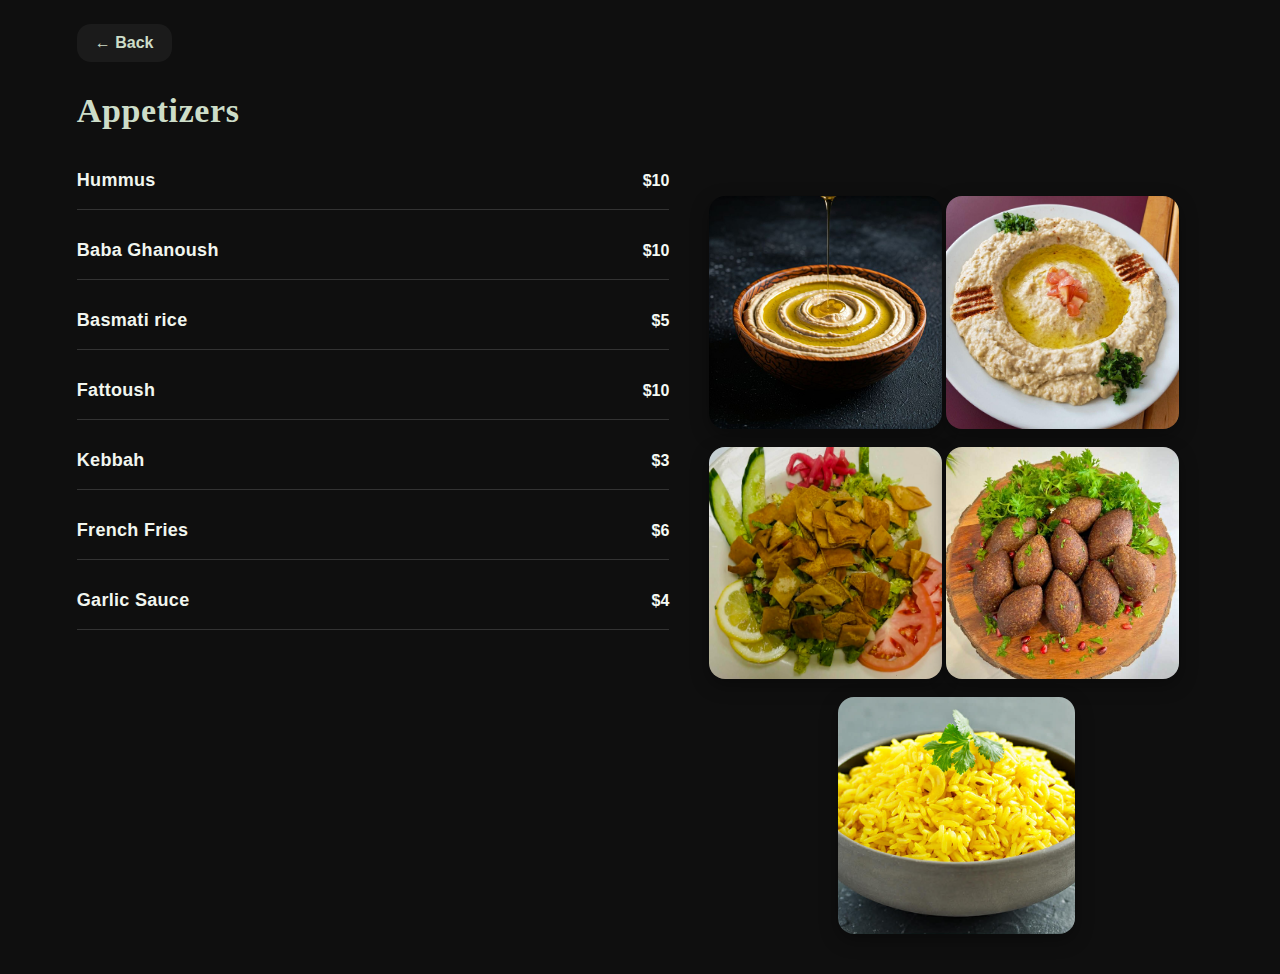
<file: Appetizers.html>
<!DOCTYPE html>
<html lang="en">
<head>
  <meta charset="UTF-8">
    <meta name ="viewport" content="width=device-width, initial-scale=1.0">
  <title>Appetizers | Ferris Shawarma</title>
  <link rel="stylesheet" href="style.css">
</head>

<body>

  <!-- Back Button -->
  <div class="back-container">
    <a href="menu.html" class="back-btn">← Back</a>
  </div>

  <!-- Page Title -->
  <h1 class="menu-title">Appetizers</h1>

  <!-- Appetizers Layout (same as Desserts & Veggie) -->
  <section class="desserts-layout">

    <!-- LEFT SIDE (TEXT) -->
    <div class="desserts-text">

      <div class="dessert-item">
        <div class="dessert-header">
          <span class="dessert-name">Hummus</span>
          <span class="dessert-price">$10</span>
        </div>
      </div>

      <div class="dessert-item">
        <div class="dessert-header">
          <span class="dessert-name">Baba Ghanoush</span>
          <span class="dessert-price">$10</span>
        </div>
      </div>
      
       <div class="dessert-item">
        <div class="dessert-header">
          <span class="dessert-name">Basmati rice </span>
          <span class="dessert-price">$5</span>
        </div>
      </div>

      <div class="dessert-item">
        <div class="dessert-header">
          <span class="dessert-name">Fattoush</span>
          <span class="dessert-price">$10</span>
        </div>
      </div>

      <div class="dessert-item">
        <div class="dessert-header">
          <span class="dessert-name">Kebbah</span>
          <span class="dessert-price">$3</span>
        </div>
      </div>

      <div class="dessert-item">
        <div class="dessert-header">
          <span class="dessert-name">French Fries</span>
          <span class="dessert-price">$6</span>
        </div>
      </div>

      <div class="dessert-item">
        <div class="dessert-header">
          <span class="dessert-name">Garlic Sauce</span>
          <span class="dessert-price">$4</span>
        </div>
      </div>
 
    </div>

   
    <!-- RIGHT SIDE (IMAGES) -->
    <div class="desserts-images">

      <!-- Row 1 -->
      <div class="desserts-top">
        <img src="images/Appatizer.jpg" alt="Hummus" class="main-dessert">
        <img src="images/baba.jpeg" alt="Baba Ghanoush" class="main-dessert">
      </div>

      <!-- Row 2 -->
      <div class="desserts-top">
        <img src="images/fattoush.jpeg" alt="Fattoush" class="main-dessert">
        <img src="images/kibbeh.jpeg" alt="Kebbah" class="main-dessert">
      </div>

      <!-- Bottom Center Image -->
      <img src="images/rice.jpeg" alt="Basmati Rice" class="small-dessert">

    </div>

  </section>

</body>
</html>
</file>
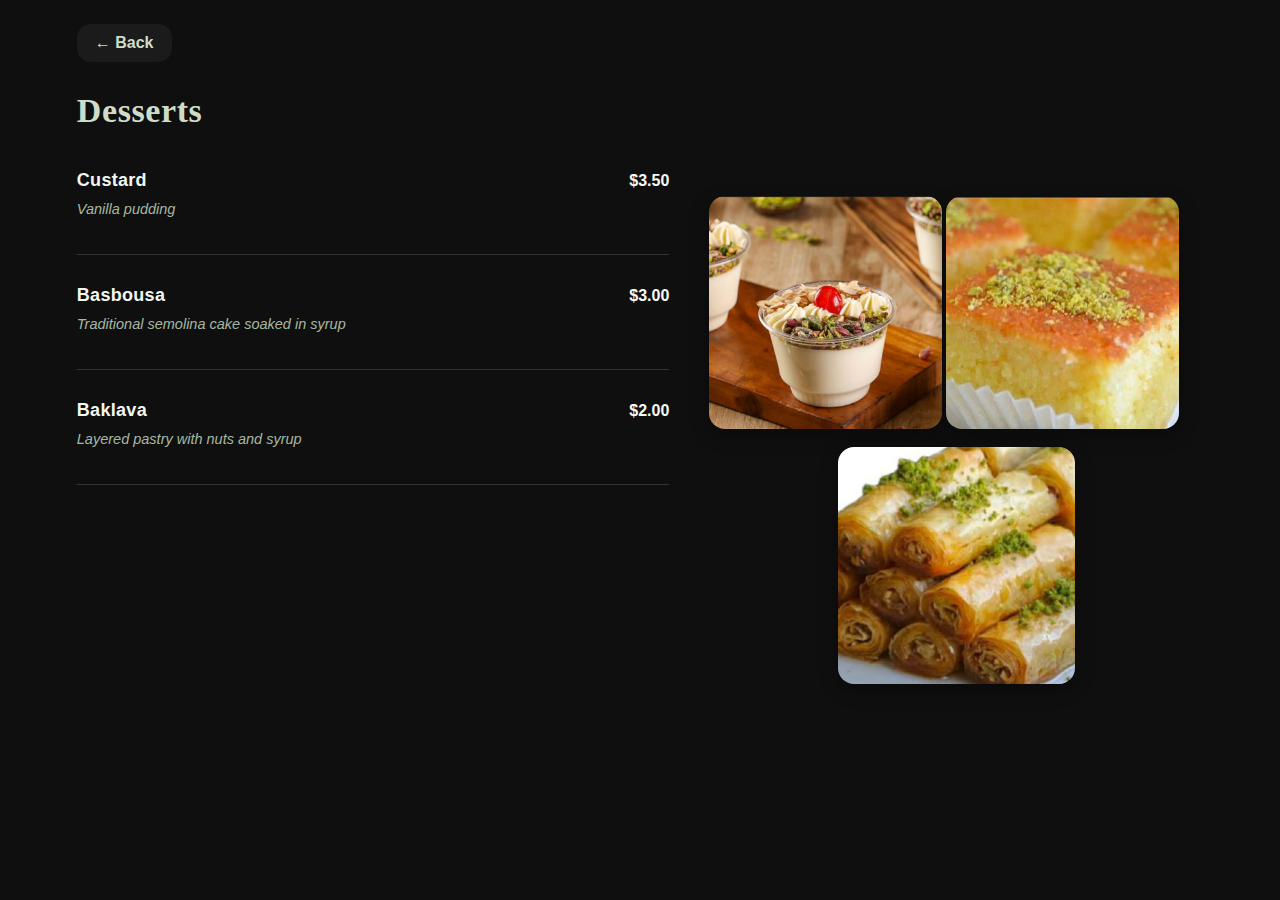
<file: desserts.html>
<!DOCTYPE html>
<html lang="en">
<head>
  <meta charset="UTF-8">
    <meta name ="viewport" content="width=device-width, initial-scale=1.0">
  <title>Desserts | Ferris Shawarma</title>
  <link rel="stylesheet" href="style.css">
</head>
<body>

<!-- Back Button -->
<div class="back-container">
  <a href="menu.html" class="back-btn">← Back</a>
</div>

<h1 class="menu-title">Desserts</h1>

<!-- Desserts Layout -->
<div class="desserts-layout">

  <!-- LEFT: Text -->
  <div class="desserts-text">

    <div class="dessert-item">
      <div class="dessert-header">
        <span class="dessert-name">Custard</span>
        <span class="dessert-price">$3.50</span>
      </div>
      <p class="dessert-desc">Vanilla pudding</p>
    </div>

    <div class="dessert-item">
      <div class="dessert-header">
        <span class="dessert-name">Basbousa</span>
        <span class="dessert-price">$3.00</span>
      </div>
      <p class="dessert-desc">Traditional semolina cake soaked in syrup</p>
    </div>

    <div class="dessert-item">
      <div class="dessert-header">
        <span class="dessert-name">Baklava</span>
        <span class="dessert-price">$2.00</span>
      </div>
      <p class="dessert-desc">Layered pastry with nuts and syrup</p>
    </div>

  </div>

  <!-- RIGHT: Images -->
  <div class="desserts-images">
    <div class="desserts-top">
    <img src="images/desert.jpeg" alt="Custard" class="main-dessert">
    <img src="images/basbousa.jpeg" alt="Basbousa" class="main-dessert">
    </div>

    <img src="images/bklva.jpeg" alt="Baklava" class="small-dessert">
  </div>

</div>

</body>
</html>
</file>
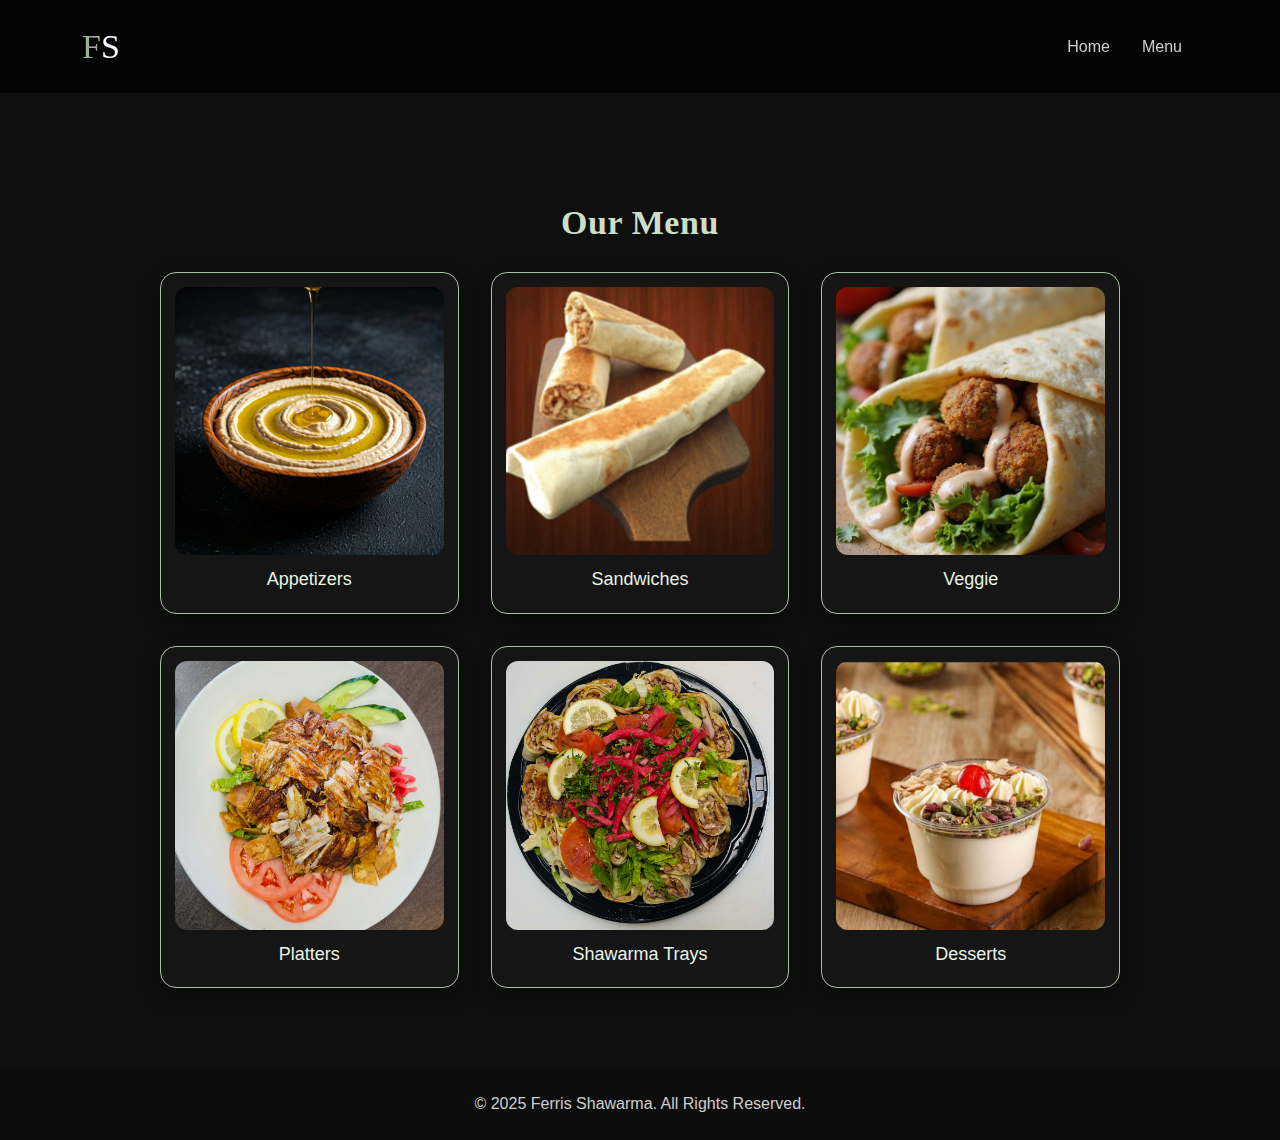
<file: menu.html>
<!DOCTYPE html>
<html lang="en">
<head>
  <meta charset="UTF-8" />
  <meta name="viewport" content="width=device-width, initial-scale=1.0" />
  <title>Menu | Ferris Shawarma</title>

  <!-- Bootstrap -->
  <link href="https://cdn.jsdelivr.net/npm/bootstrap@5.3.2/dist/css/bootstrap.min.css" rel="stylesheet">

  <!-- Icons -->
  <link rel="stylesheet" href="https://cdnjs.cloudflare.com/ajax/libs/font-awesome/6.5.0/css/all.min.css">

  <!-- AOS Animation -->
  <link href="https://unpkg.com/aos@2.3.1/dist/aos.css" rel="stylesheet">

  <!-- MAIN CSS -->
  <link rel="stylesheet" href="style.css">

 

</head>

<body>

<!-- NAV -->
<nav class="navbar navbar-expand-lg nav-dark-custom sticky-top py-3">
  <div class="container">
    <a class="navbar-brand fs-logo" href="index.html">F<span class="fs-light">S</span></a>

    <button class="navbar-toggler" data-bs-toggle="collapse" data-bs-target="#navMenu">
      <span class="navbar-toggler-icon"></span>
    </button>

    <div class="collapse navbar-collapse" id="navMenu">
      <ul class="navbar-nav ms-auto">
        <li class="nav-item px-2"><a class="nav-link" href="index.html">Home</a></li>
        <li class="nav-item px-2"><a class="nav-link active" href="menu.html">Menu</a></li>
      </ul>
    </div>
  </div>
</nav>



<section class="menu-section">
  <h2 class="menu-title">Our Menu</h2>

  <div class="menu-grid">

    <!-- CARD 1-->
     <a href="Appetizers.html" class="menu-link">
    <div class="menu-card gold-card">
      <img src="images/Appatizer.jpg" alt="Appatizer">
      <h4>Appetizers</h4>
    </div>
     </a>
    <!-- CARD 2-->
     <a href="sandwiches.html" class="menu-link">
    <div class="menu-card gold-card">
      <img src="images/shwsa.jpeg" alt="Sandwiches">
      <h4>Sandwiches</h4>
    </div>
    </a>

     <!-- CARD 3-->
      <a href="Veggie.html" class="menu-link">
    <div class="menu-card gold-card">
      <img src="images/veggie.jpg" alt="Veggie">
      <h4>Veggie</h4>
    </div>
    </a>
      <!-- CARD 4-->
       <a href="plates.html" class="menu-link">
    <div class="menu-card gold-card">
      <img src="images/fattoush-shaw.jpeg" alt="Platters">
      <h4>Platters</h4>
    </div>
    </a>
    <!-- CARD 5-->
     <a href="trays.html" class="menu-link">
    <div class="menu-card gold-card">
      <img src="images/tray.jpeg" alt="Shawarma Trays">
      <h4>Shawarma Trays</h4>
    </div>
     </a>
    <!-- CARD 6-->
     <a href="desserts.html" class="menu-link">
    <div class="menu-card ">
      <img src="images/desert.jpeg" alt="Desserts">
      <h4>Desserts</h4>
    </div>
    </a>

  </div>
</section>


<!-- FOOTER -->
<footer class="footer-dark text-center py-4">
  <p class="text-muted-light m-0">© 2025 Ferris Shawarma. All Rights Reserved.</p>
</footer>

<!-- SCRIPTS -->
<script src="https://cdn.jsdelivr.net/npm/bootstrap@5.3.2/dist/js/bootstrap.bundle.min.js"></script>
<script src="https://unpkg.com/aos@2.3.1/dist/aos.js"></script>
<script>AOS.init();</script>

</body>
</html>
</file>
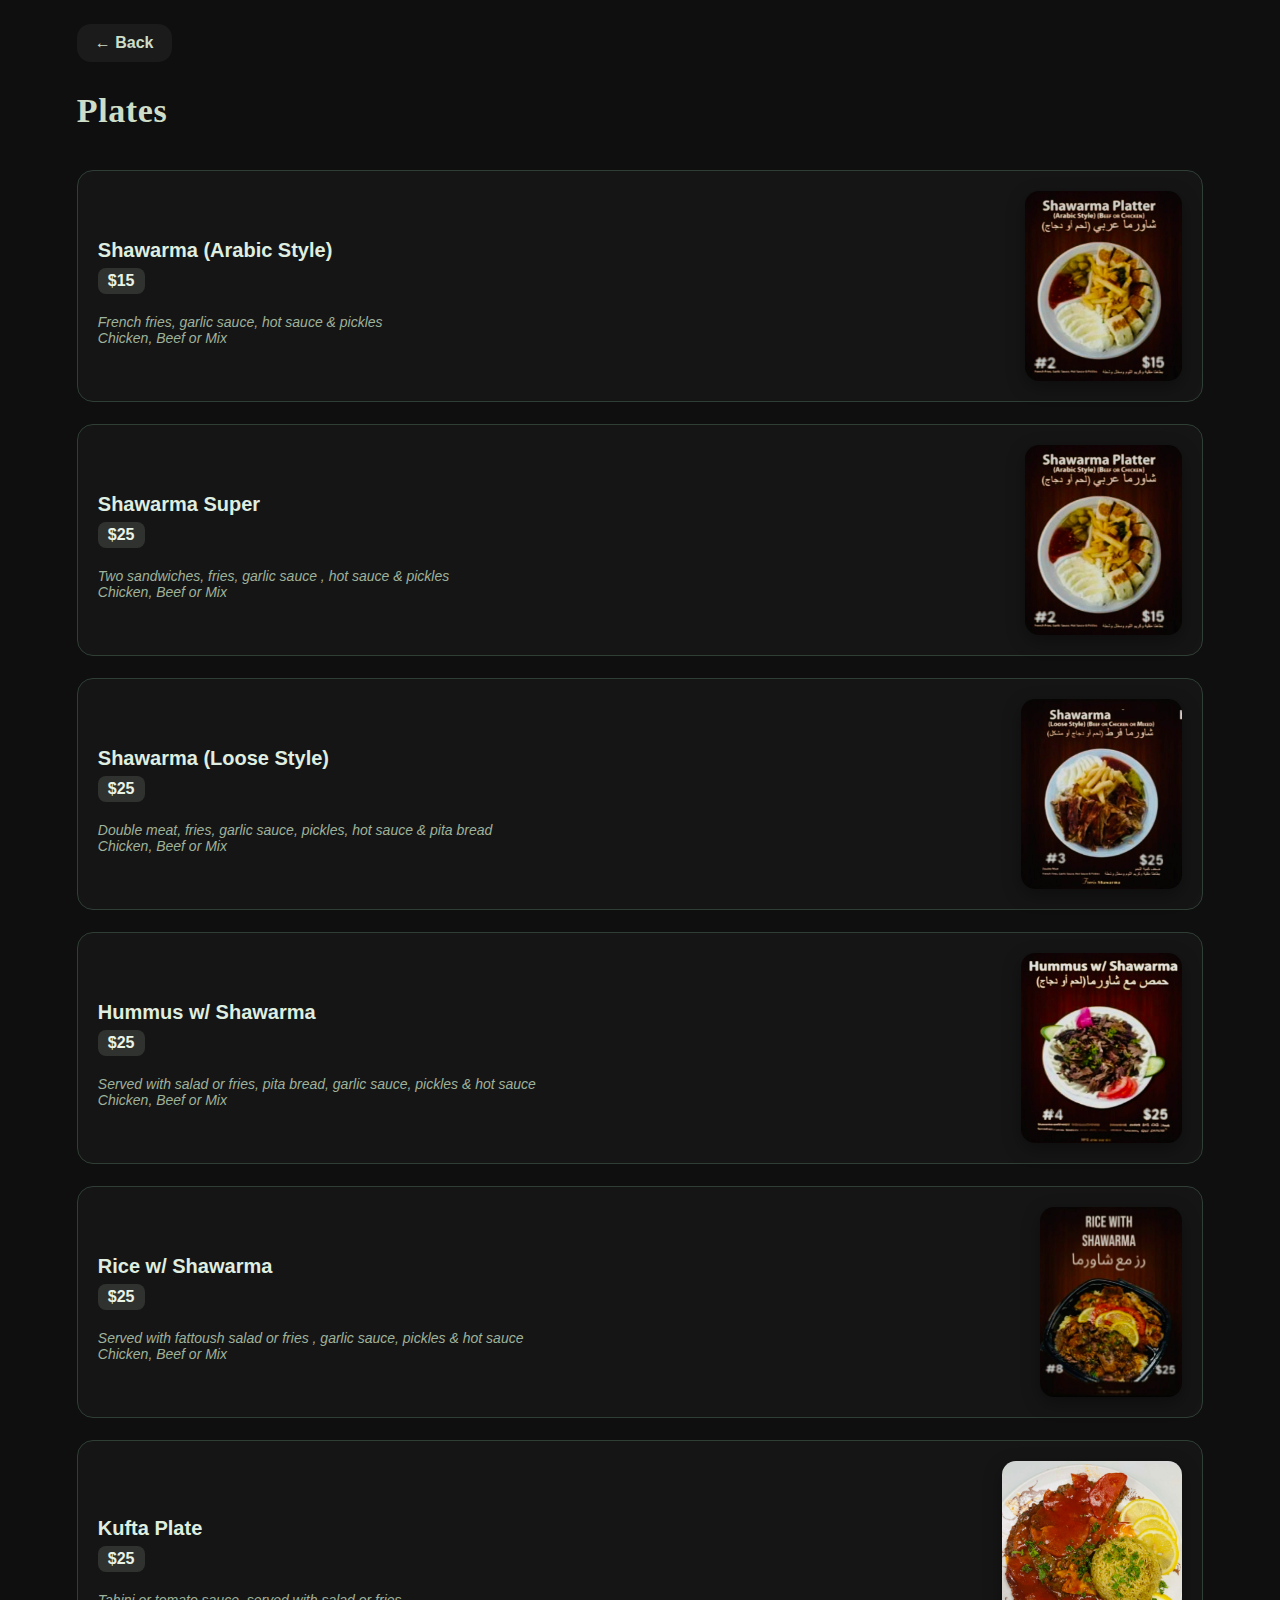
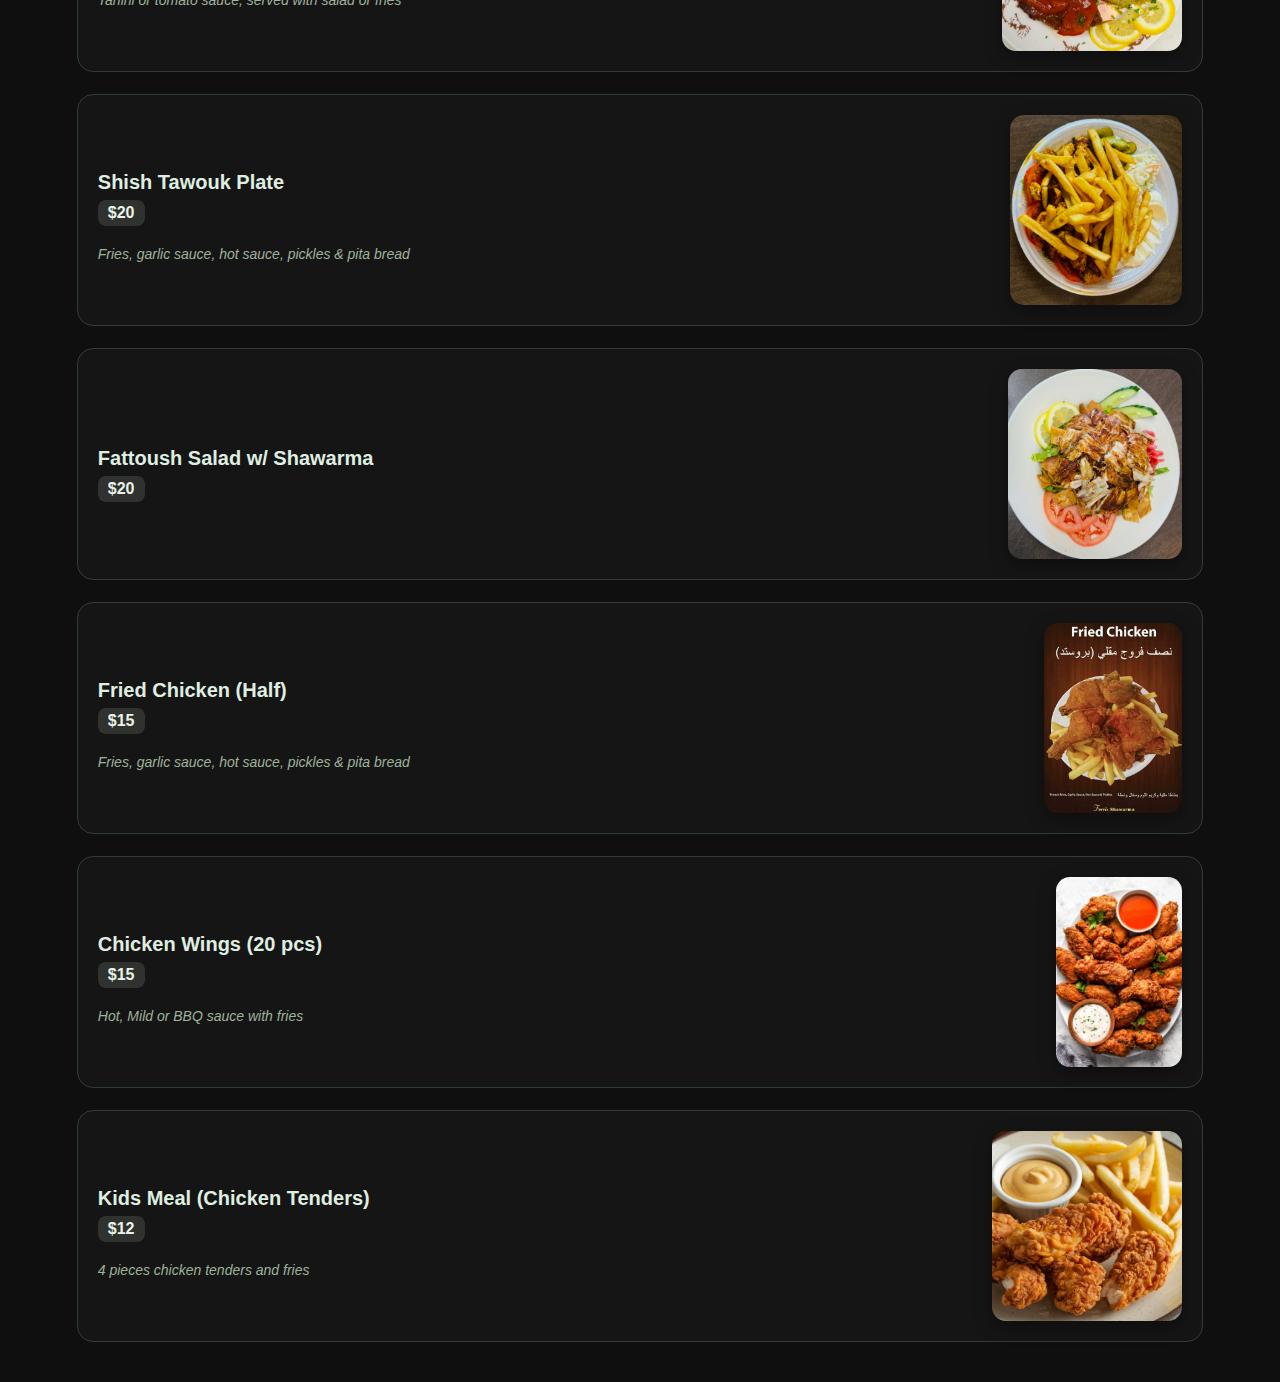
<file: plates.html>
<!DOCTYPE html>
<html lang="en">
<head>
  <meta charset="UTF-8">
    <meta name ="viewport" content="width=device-width, initial-scale=1.0">
  <title>Plates | Ferris Shawarma</title>
  <link rel="stylesheet" href="style.css">
</head>

<body>

  <div class="back-container">
    <a href="menu.html" class="back-btn">← Back</a>
  </div>

  <h1 class="menu-title">Plates</h1>

  <section class="plates-cards">

    <!-- Plate Card -->
    <div class="plate-card">
      <div class="plate-info">
        <h4>Shawarma (Arabic Style)</h4>
        <span class="plate-price">$15</span>
        <p>French fries, garlic sauce, hot sauce & pickles <br>
        Chicken, Beef or Mix
        </p>
      </div>
      <img src="images/shwapl.jpeg" alt="Shawarma Plate">
    </div>

    <div class="plate-card">
      <div class="plate-info">
        <h4>Shawarma Super</h4>
        <span class="plate-price">$25</span>
        <p>Two sandwiches, fries, garlic sauce , hot sauce & pickles <br>
        Chicken, Beef or Mix
        </p>
      </div>
      <img src="images/shwapl.jpeg" alt="Shawarma Super">
    </div>

    <div class="plate-card">
      <div class="plate-info">
        <h4>Shawarma (Loose Style)</h4>
        <span class="plate-price">$25</span>
        <p>Double meat, fries, garlic sauce, pickles, hot sauce & pita bread <br>
        Chicken, Beef or Mix
    </p>
      </div>
      <img src="images/Loose.jpeg" alt="Loose Shawarma">
    </div>

    <div class="plate-card">
      <div class="plate-info">
        <h4>Hummus w/ Shawarma</h4>
        <span class="plate-price">$25</span>
        <p>Served with salad or fries, pita bread, garlic sauce, pickles & hot sauce 
            <br>
        Chicken, Beef or Mix
    </p>
      </div>
      <img src="images/hummus-shawarma.jpeg" alt="Hummus with Shawarma">
    </div>

    <div class="plate-card">
      <div class="plate-info">
        <h4>Rice w/ Shawarma</h4>
        <span class="plate-price">$25</span>
        <p>Served with fattoush salad or fries , garlic sauce, pickles & hot sauce <br>
        Chicken, Beef or Mix
    </p>
      </div>
      <img src="images/rice-shawarma.jpeg" alt="Rice with Shawarma">
    </div>

    <div class="plate-card">
      <div class="plate-info">
        <h4>Kufta Plate</h4>
        <span class="plate-price">$25</span>
        <p>Tahini or tomato sauce, served with salad or fries</p>
      </div>
      <img src="images/Kufta-Plate.jpeg" alt="Kufta Plate">
    </div>

    <div class="plate-card">
      <div class="plate-info">
        <h4>Shish Tawouk Plate</h4>
        <span class="plate-price">$20</span>
        <p>Fries, garlic sauce, hot sauce, pickles & pita bread</p>
      </div>
      <img src="images/Shish-Tawouk.jpeg" alt="Shish Tawouk Plate">
    </div>

    <div class="plate-card">
      <div class="plate-info">
        <h4>Fattoush Salad w/ Shawarma</h4>
        <span class="plate-price">$20</span>
      </div>
      <img src="images/fattoush-shaw.jpeg" alt="Fattoush with Shawarma">
    </div>

    <div class="plate-card">
      <div class="plate-info">
        <h4>Fried Chicken (Half)</h4>
        <span class="plate-price">$15</span>
        <p>Fries, garlic sauce, hot sauce, pickles & pita bread </p>
      </div>
      <img src="images/fried-chicken.jpeg" alt="Fried Chicken">
    </div>

    <div class="plate-card">
      <div class="plate-info">
        <h4>Chicken Wings (20 pcs)</h4>
        <span class="plate-price">$15</span>
        <p>Hot, Mild or BBQ sauce with fries</p>
      </div>
      <img src="images/chicken-wings.jpeg" alt="Chicken Wings">
    </div>

     <div class="plate-card">
      <div class="plate-info">
        <h4>Kids Meal (Chicken Tenders) </h4>
        <span class="plate-price">$12</span>
        <p> 4 pieces chicken tenders and fries</p>
      </div>
      <img src="images/Tenders.jpeg" alt="Tenders">
    </div>

  </section>

</body>
</html>
</file>
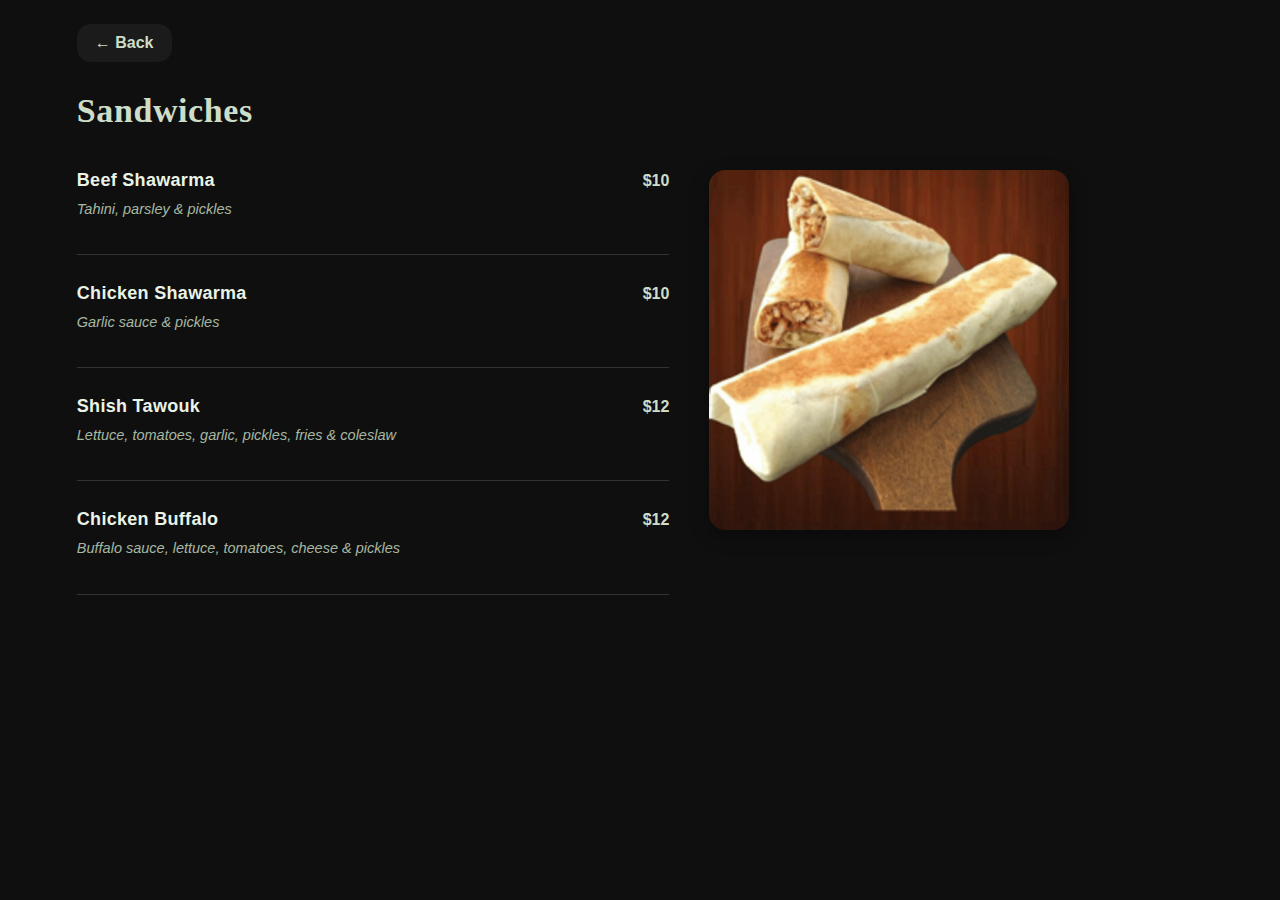
<file: sandwiches.html>
<!DOCTYPE html>
<html lang="en">
<head>
  <meta charset="UTF-8">
    <meta name ="viewport" content="width=device-width, initial-scale=1.0">
  <title>Sandwiches | Ferris Shawarma</title>
  <link rel="stylesheet" href="style.css">
</head>
<body>

<div class="back-container">
  <a href="menu.html" class="back-btn">← Back</a>
</div>

<h1 class="menu-title">Sandwiches</h1>

<div class="sandwiches-layout">

  <!-- LEFT -->
  <div class="sandwiches-text">

    <div class="sandwich-item">
      <div class="sandwich-header">
        <span class="sandwich-name">Beef Shawarma</span>
        <span class="sandwich-price">$10</span>
      </div>
      <p class="sandwich-desc">Tahini, parsley & pickles</p>
    </div>

    <div class="sandwich-item">
      <div class="sandwich-header">
        <span class="sandwich-name">Chicken Shawarma</span>
        <span class="sandwich-price">$10</span>
      </div>
      <p class="sandwich-desc">Garlic sauce & pickles</p>
    </div>

    <div class="sandwich-item">
      <div class="sandwich-header">
        <span class="sandwich-name">Shish Tawouk</span>
        <span class="sandwich-price">$12</span>
      </div>
      <p class="sandwich-desc">Lettuce, tomatoes, garlic, pickles, fries & coleslaw</p>
    </div>

    <div class="sandwich-item">
      <div class="sandwich-header">
        <span class="sandwich-name">Chicken Buffalo</span>
        <span class="sandwich-price">$12</span>
      </div>
      <p class="sandwich-desc">Buffalo sauce, lettuce, tomatoes, cheese &  pickles</p>
    </div>

  </div>

  <!-- RIGHT -->
  <div class="sandwiches-image">
    <img src="images/shwsa.jpeg" alt="Sandwiches">
  </div>

</div>

</body>
</html>
</file>
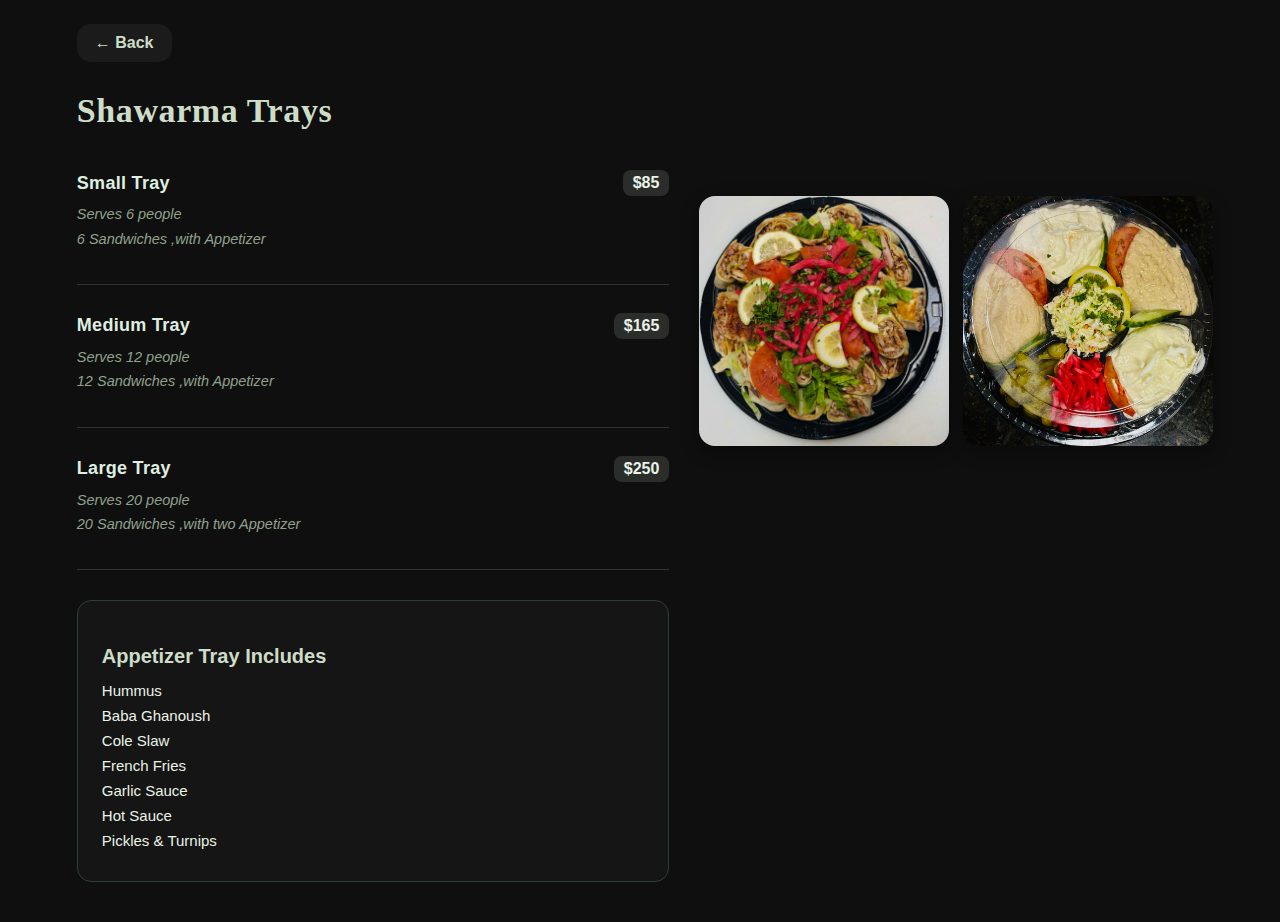
<file: trays.html>
<!DOCTYPE html>
<html lang="en">
<head>
  <meta charset="UTF-8">
  <meta name ="viewport" content="width=device-width, initial-scale=1.0">
  <title>Trays | Ferris Shawarma</title>
  <link rel="stylesheet" href="style.css">
</head>

<body>

  <!-- Back Button -->
  <div class="back-container">
    <a href="menu.html" class="back-btn">← Back</a>
  </div>

  <!-- Page Title -->
  <h1 class="menu-title">Shawarma Trays</h1>

  <!-- Trays Layout -->
  <section class="trays-layout">

    <!-- LEFT SIDE (TEXT) -->
    <div class="trays-list">

      <div class="tray-item">
        <div class="tray-header">
          <span class="tray-name">Small Tray</span>
          <span class="tray-price">$85</span>
        </div>
        <p class="tray-desc">Serves 6 people <br>
        6 Sandwiches ,with Appetizer
    </p>
      </div>

      <div class="tray-item">
        <div class="tray-header">
          <span class="tray-name">Medium Tray</span>
          <span class="tray-price">$165</span>
        </div>
        <p class="tray-desc">Serves 12 people <br>
        12 Sandwiches ,with Appetizer
        </p>
      </div>

      <div class="tray-item">
        <div class="tray-header">
          <span class="tray-name">Large Tray</span>
          <span class="tray-price">$250</span>
        </div>
        <p class="tray-desc">Serves 20 people <br>
        20 Sandwiches ,with two Appetizer
    </p>
      </div>

      <div class="tray-includes">
        <h3>Appetizer Tray Includes</h3>
        <ul>
          <li>Hummus</li>
          <li>Baba Ghanoush</li>
          <li>Cole Slaw</li>
          <li>French Fries</li>
          <li>Garlic Sauce</li>
          <li>Hot Sauce</li>
          <li>Pickles & Turnips</li>
        </ul>
      </div>

    </div>

    <!-- RIGHT SIDE (IMAGES) -->
    <div class="trays-images">
      <img src="images/tray.jpeg" alt="Shawarma Tray">
      <img src="images/APP.jpeg" alt="Appetizer Tray">
    </div>

  </section>

</body>
</html>
</file>
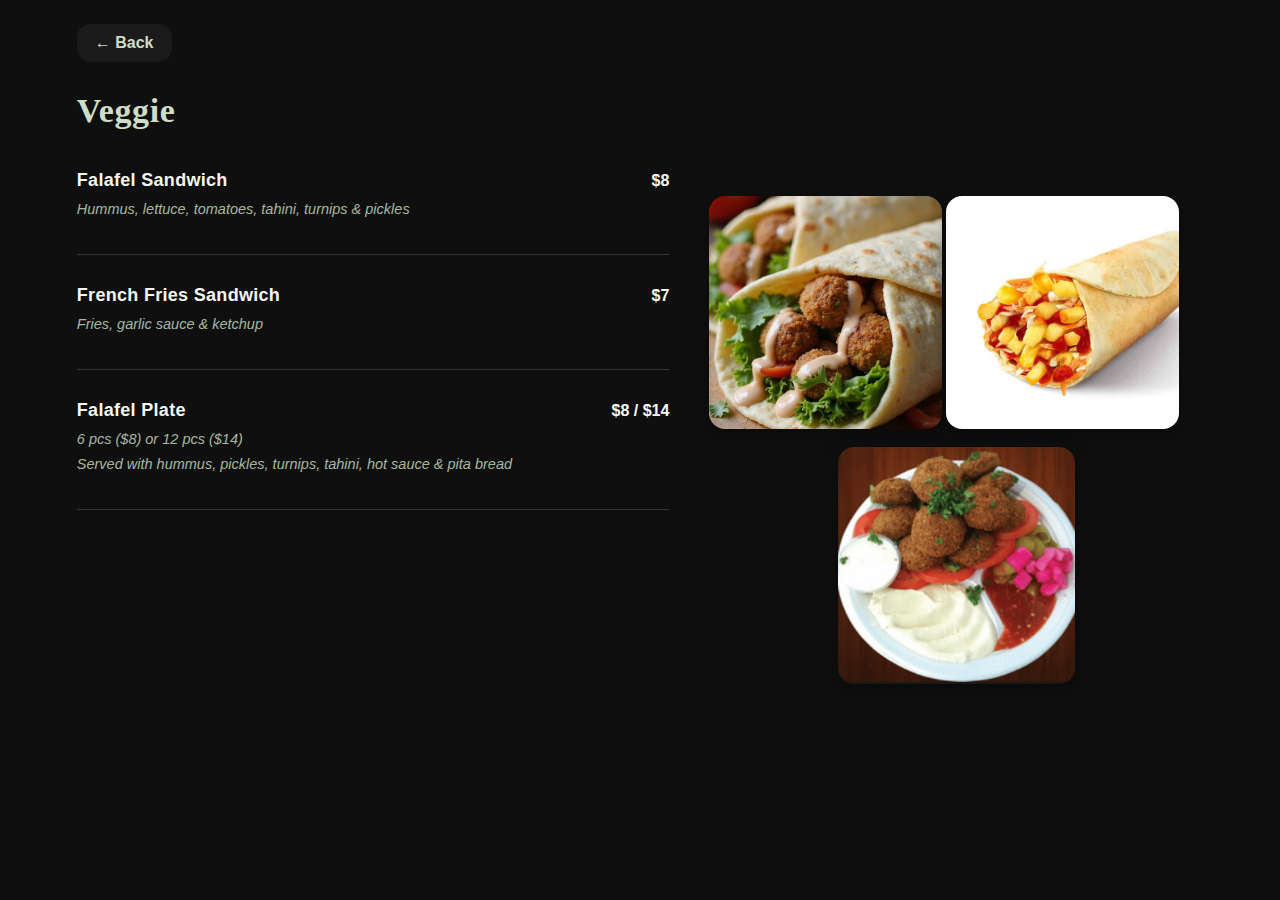
<file: Veggie.html>
<!DOCTYPE html>
<html lang="en">
<head>
  <meta charset="UTF-8">
    <meta name ="viewport" content="width=device-width, initial-scale=1.0">
  <title>Veggie | Ferris Shawarma</title>
  <link rel="stylesheet" href="style.css">
</head>

<body>

  <!-- Back Button -->
  <div class="back-container">
    <a href="menu.html" class="back-btn">← Back</a>
  </div>

  <!-- Page Title -->
  <h1 class="menu-title">Veggie</h1>

  <!-- Veggie Layout (same as Desserts) -->
  <section class="desserts-layout">

    <!-- LEFT SIDE (TEXT) -->
    <div class="desserts-text">

      <div class="dessert-item">
        <div class="dessert-header">
          <span class="dessert-name">Falafel Sandwich</span>
          <span class="dessert-price">$8</span>
        </div>
        <p class="dessert-desc">
          Hummus, lettuce, tomatoes, tahini, turnips & pickles
        </p>
      </div>

      <div class="dessert-item">
        <div class="dessert-header">
          <span class="dessert-name">French Fries Sandwich</span>
          <span class="dessert-price">$7</span>
        </div>
        <p class="dessert-desc">
          Fries, garlic sauce & ketchup
        </p>
      </div>

      <div class="dessert-item">
        <div class="dessert-header">
          <span class="dessert-name">Falafel Plate</span>
          <span class="dessert-price">$8 / $14</span>
        </div>
        <p class="dessert-desc">
          6 pcs ($8) or 12 pcs ($14)  <br>
          Served with hummus, pickles, turnips, tahini, hot sauce & pita bread
        </p>
      </div>

    </div>

    <!-- RIGHT SIDE (IMAGES) -->
    <div class="desserts-images">

      <!-- Top images -->
      <div class="desserts-top">
        <img src="images/veggie.jpg" alt="Falafel Sandwich" class="main-dessert">
        <img src="images/friesSA.jpeg" alt="French Fries Sandwich" class="main-dessert">
      </div>

      <!-- Bottom image -->
      <img src="images/Falafel-Platter.jpeg" alt="Falafel Plate" class="small-dessert">

    </div>

  </section>

</body>
</html>
</file>
<file: style.css>
/* =========================================================
   ROOT COLORS & FONTS
========================================================= */

:root {
  --sage: #9BAF97;
  --sage-dark: #7A8F7C;
  --dark: #0f0f0f;
  --dark2: #181818;
  --muted: #cfcfcf;
}

/* GLOBAL */
body {
  background: var(--dark);
  color: white;
  font-family: "Poppins", sans-serif;
}

.section-title {
  font-family: "Playfair Display", serif;
  color: var(--sage);
  font-size: 2.4rem;
}

.text-muted-light {
  color: var(--muted);
}

html{
  scroll-behavior: smooth;
}

/* =========================================================
   NAVBAR
========================================================= */
.nav-dark-custom {
  background: var(--dark);
}

.fs-logo {
  color: var(--sage);
  font-size: 34px;
  font-family: "Playfair Display", serif;
}
.fs-light {
  color: white;
}

.nav-link {
  color: var(--muted) !important;
  font-weight: 500;
}
.nav-link:hover {
  color: var(--sage) !important;
}
/* Breathing Glow Animation Stronger */
@keyframes heroGlowPulse {
  0% { transform: translate(-50%, -50%) scale(1); opacity: 0.55; }
  50% { transform: translate(-50%, -50%) scale(1.12); opacity: 0.90; }
  100% { transform: translate(-50%, -50%) scale(1); opacity: 0.55; }
}

.hero-glow {
  position: absolute;
  width: 600px;
  height: 600px;
  background: radial-gradient(circle, rgba(255,140,0,0.45), rgba(0,0,0,0) 70%);
  top: 50%;
  left: 58%;
  transform: translate(-50%, -50%);
  filter: blur(95px);
  z-index: 0;

  /* ✨ Animation */
  animation: heroGlowPulse 5s ease-in-out infinite;
}
.navbar {
    position: sticky;
    top: 0;
    z-index: 9999;
    background: rgba(0, 0, 0, 0.75); /* خلفية شفافة */
    backdrop-filter: blur(6px);       /* ضباب خفيف */
    -webkit-backdrop-filter: blur(6px);
    transition: background 0.3s ease;
}

/* =========================================================
   HERO SECTION
========================================================= */

.hero-section {
    background: #0f0f0f;
    padding: 100px 0;
    position: relative;
}

/* تنسيق الكونتينر الداخلي */
.hero-container {
    max-width: 1250px;
    margin: auto;
    display: flex;
    justify-content: space-between;
    align-items: center;
    gap: 70px;
}

/* =======================
   LEFT TEXT
======================== */

.hero-text {
    flex: 1;
    color: white;
}

.hero-label {
    display: inline-block;
    padding: 4px 12px;
    background: rgba(255,255,255,0.08);
    border-radius: 12px;
    font-size: 0.85rem;
    margin-bottom: 10px;
}

.hero-text h1 {
    font-size: 2.8rem;
    font-weight: 700;
    margin-bottom: 10px;
}

.hero-tagline {
    font-size: 1.2rem;
    opacity: 0.85;
    margin-bottom: 8px;
}

.hero-desc {
    max-width: 500px;
    opacity: 0.8;
    line-height: 1.6;
    margin-bottom: 22px;
}

.hero-buttons a {
    margin-right: 12px;
}

.hero-note {
    margin-top: 12px;
    color: #ffc8c8;
    font-size: 0.95rem;
}

/* =======================
   IMAGE + GLOW
======================== */

.hero-image-wrapper {
    position: relative;
    flex: 1;
    display: flex;
    justify-content: center;
}

.hero-image {
    width: 350px;
    border-radius: 20px;
    box-shadow: 0 10px 35px rgba(0,0,0,0.4);
    position: relative;
    z-index: 2;
}

/* 🔥 GLOW خلف الصورة */
.hero-glow {
    position: absolute;
    top: 45%;
    left: 40%;
    width: 700px;
    height: 700px;
    background: radial-gradient(
        circle,
        rgba(255, 120, 20, 0.55),
        rgba(255, 120, 20, 0.18) 50%,
        rgba(255, 120, 20, 0) 80%
    );
    border-radius: 50%;
    filter: blur(80px);
    transform: translate(-50%, -50%);
    z-index: 1;
    pointer-events: none;
    opacity: 0.9;
}

/* =======================
   RESPONSIVE
======================== */

@media (max-width: 992px) {
    .hero-container {
        flex-direction: column;
        text-align: center;
    }

    .hero-desc {
        margin: auto;
    }

    .hero-glow {
        top: 55%;
        left: 50%;
        width: 600px;
        height: 600px;
    }
}
/* ============================
   ABOUT SECTION – NEW CARD STYLE
============================ */

.about-section {
    background: var(--dark2);
    padding: 70px 0;
    border-radius: 20px;
}

/* الكارد */
.about-box {
    background: var(--dark);
    border-radius: 16px;
    padding: 25px;
    transition: 0.3s ease;
    box-shadow: 0 6px 18px rgba(0,0,0,0.4);
}

.about-box:hover {
    transform: translateY(-6px);
    box-shadow: 0 12px 28px rgba(0,0,0,0.5);
}

/* عنوان الكارد */
.about-box h4 {
    color: var(--sage);
    font-weight: 600;
    font-size: 1.3rem;
}

/* الأيقونة */
.about-icon {
    font-size: 40px;
    color: var(--sage);
}

/* النص */
.about-box p {
    color: var(--muted);
    font-size: 0.95rem;
    line-height: 1.6;
    margin-top: 10px;
}

/* =========================================================
   WHY CHOOSE US
========================================================= */
.why-box {
  background: var(--dark2);
  border-radius: 18px;
  transition: 0.3s ease;
  padding: 20px;
}
.why-box:hover {
  transform: translateY(-6px);
  box-shadow: 0 10px 25px rgba(0,0,0,0.4);
}

.why-icon {
  font-size: 32px;
  color: var(--sage);
}

/* =========================================================
   CONTACT SECTION
========================================================= */

.contact-section {
    background: var(--dark);
    padding: 60px 0;
}

.contact-box {
    background: var(--dark2);
    border-radius: 18px;
    padding: 25px;
    color: white;
    box-shadow: 0 10px 25px rgba(0,0,0,0.35);
}

.contact-box h4 {
    color: var(--sage);
    font-weight: 700;
    margin-bottom: 15px;
}

.contact-box p {
    font-size: 0.95rem;
    margin-bottom: 10px;
}

.text-sage {
    color: var(--sage);
    font-weight: 500;
}

.text-sage:hover {
    color: var(--sage-dark);
}

/* ============================
   BUTTONS
============================ */

.btn-sage {
    background: var(--sage);
    color: #000;
    padding: 10px 18px;
    border-radius: 8px;
    font-weight: 600;
    transition: 0.3s ease;
    text-decoration: none;
}

.btn-sage:hover {
    background: var(--sage-dark);
    color: #000;
}

.btn-outline-sage {
    border: 2px solid var(--sage);
    color: var(--sage);
    padding: 10px 18px;
    border-radius: 8px;
    font-weight: 600;
    transition: 0.3s ease;
    text-decoration: none;
}

.btn-outline-sage:hover {
    background: var(--sage);
    color: #000;
}

/* ============================
   MAP BOX
============================ */

.ratio iframe {
    border-radius: 18px;
    box-shadow: 0 10px 25px rgba(0,0,0,0.4);
}

/* ============================
   RESPONSIVE
============================ */

@media (max-width: 768px) {
    .contact-box {
        text-align: center;
    }

    .d-flex {
        justify-content: center;
    }
}
/* =========================================================
   FOOTER
========================================================= */
.footer-dark {
  background: #0d0d0d;
}

/* =========================================================
   FEATURED DISHES (ABOUT US IMAGES)
========================================================= */

.featured-dishes {
    margin-top: 60px;
    padding: 40px 0;
    text-align: center;
}

.dish-grid {
    display: flex;
    justify-content: center;
    gap: 40px;
    flex-wrap: wrap;
}

.dish-item {
    display: flex;
    flex-direction: column;
    align-items: center;
}

/* 🔥 Featured dishes images – CIRCLES */
.dish-img {
    width: 430px;
    height: 430px;
    object-fit: cover;
    border-radius: 50%;
    box-shadow: 0 10px 30px rgba(0,0,0,0.35);
    transition: transform 0.3s ease, box-shadow 0.3s ease;
}

.dish-img:hover {
    transform: scale(1.07);
    box-shadow: 0 10px 30px rgba(255, 140, 0, 0.35);
}

.dish-title {
    margin-top: 12px;
    color: #e4e4e4;
    font-size: 15px;
    font-weight: 400;
}

.featured-dishes {
margin-bottom: 80px;
}

.featured-title {
    text-align: center;
    color: var(--sage);  /* Sage Green */
    font-family: "Playfair Display", serif;
    font-size: 2rem;
    margin-bottom: 35px;
    margin-top: 20px;
}
.featured-dishes .section-title {
    letter-spacing: 1px;
    font-weight: 600;
    text-align: center;
    margin-bottom: 35px;
}
.featured-dishes .section-title {
    color: var(--sage) !important;
    text-shadow: 0 0 8px rgba(155, 175, 151, 0.25);
}

/* ================================ */
/*        MENU SECTION STYLE        */
/* ================================ */

.menu-section {
    padding: 80px 0;
    text-align: center;
    background: #0f0f0f; /* Dark background matches site */
}

/* Elegant Title */
.menu-title {
    font-size: 52px;
    font-family: "Playfair Display", serif;
    font-weight: 600;
    color: #cdddc8; /* Soft sage green */
    margin-bottom: 45px;
    letter-spacing: 1px;
}

/* Grid layout */
.menu-grid {
    width:75%;
    margin: auto;
    display: grid;
    grid-template-columns: repeat(3, 1fr);
    gap: 32px;
}

/* ================================ */
/*            MENU CARD             */
/* ================================ */

.menu-card {
    background: #151515;
    border: 1px solid #a8c0a3;
    border-radius: 16px;
    padding: 14px;
    box-shadow: 0 8px 20px rgba(0,0,0,0.35);
    transition: 0.28s ease-in-out;
    cursor: pointer;
    overflow: hidden;
}

/* Image — square, calm, no distortion */
.menu-card img {
    width: 100%;
    aspect-ratio: 1 / 1;      /* مربع */
    object-fit: cover;        /* قص أنيق بدون ضغط */
    object-position: center;
    border-radius: 12px;
    display: block;
}

/* Title under image */
.menu-card h4 {
    margin-top: 14px;
    font-size: 18px;
    color: #e9f3e6;
    font-weight: 500;
}

/* Hover — soft & elegant */
.menu-card:hover {
    transform: translateY(-4px);
    border-color: #cfe5ca;
    box-shadow: 0 14px 28px rgba(0,0,0,0.55);
}

/* ================================ */
/*            RESPONSIVE            */
/* ================================ */

@media (max-width: 900px) {
    .menu-grid {
        grid-template-columns: repeat(2, 1fr);
        gap: 32px;
    }
}

@media (max-width: 600px) {
    .menu-grid {
        grid-template-columns: 1fr;
        gap: 28px;
    }

    /* Optional: slightly rectangular on mobile for comfort */
    .menu-card img {
        aspect-ratio: 4 / 3;
    }
}
/* ================================ */
/*            GLOBAL STYLE          */
/* ================================ */

body {
    margin: 0;
    background: #0f0f0f;
    color: #e9f3e6;
    font-family: Arial, sans-serif;
}

/* ===== BACK BUTTON FIX ===== */

.back-btn {
  display: inline-flex;
  align-items: center;
  gap: 8px;
  font-size: 17px;
  font-weight: 700;
  color: #cdddc8;
  padding: 8px 14px;
  border-radius: 10px;
  background: rgba(255,255,255,0.05);
  text-decoration: none;
  transition: 0.3s ease;
}

.back-btn:hover {
  background: rgba(155,175,151,0.15);
  color: #ffffff;
  transform: translateX(-3px);
}
/* ===== BACK BUTTON CONTAINER ===== */
.back-container {
  width: 88%;
  margin: 24px auto 10px;
  display: flex;
  justify-content: flex-start;
}
/* ================================ */
/*          PAGE TITLE              */
/* ================================ */

.menu-title {
    width: 88%;
    margin: 30px auto 20px;
    font-size: 42px;
    font-family: "Playfair Display", serif;
    font-weight: 600;
    color: #cdddc8;
}
/* ================================ */
/*      MENU CARD LINK RESET        */
/* ================================ */

.menu-link {
    text-decoration: none;
    color: inherit;
}

.menu-link h4 {
    text-decoration: none;
    color: #e9f3e6;
}

.menu-link:hover h4 {
    text-decoration: none;
}
/* ================================ */
/*         DESSERTS LAYOUT          */
/* ================================ */

.desserts-layout {
    width: 88%;
    margin: 40px auto;
    display: grid;
    grid-template-columns: 1.2fr 1fr;
    gap: 40px;
    align-items: start;
}

/* ================================ */
/*         LEFT SIDE (TEXT)         */
/* ================================ */

.desserts-text {
    text-align: left;
}

.dessert-item {
    margin-bottom: 30px;
    padding-bottom: 18px;
    border-bottom: 1px solid #333;
}

.dessert-header {
    display: flex;
    justify-content: space-between;
    align-items: center;
}

.dessert-name {
    font-size: 20px;
    color: #f1f6ef;
    font-weight: 500;
}

.dessert-price {
    font-size: 18px;
    color: #f5faf4;
    font-weight: 600;
}

.dessert-desc {
    margin-top: 6px;
    font-size: 14px;
    color: #b7c9b2;
    font-style: italic;
}

/* Right side images */
.desserts-images {
    display: flex;
    flex-direction: column;
    gap: 16px;
    align-items: flex-start;
    margin-top: -20px; /* يطلع الصور لفوق شوي */
}

/* Main image (Custard) */
.main-dessert {
    width: 90%;
    max-width: 260px;
    aspect-ratio: 1 / 1;
    object-fit: cover;
    border-radius: 14px;
    box-shadow: 0 6px 18px rgba(0,0,0,0.35);
}

/* Smaller images */
.small-dessert {
    width: 100%;
    max-width: 260px;
    aspect-ratio: 1 / 1;
    object-fit: cover;
    border-radius: 12px;
    box-shadow: 0 4px 14px rgba(0,0,0,0.3);
    align-self: center;
}


/* ================================ */
/*            RESPONSIVE            */
/* ================================ */

@media (max-width: 900px) {
    .desserts-layout {
        grid-template-columns: 1fr;
    }

    .desserts-images {
        margin-top: 30px;
    }

    .menu-title {
        font-size: 34px;
    }
}
/* ================================ */
/*        SANDWICHES LAYOUT         */
/* ================================ */

.sandwiches-layout {
    width: 88%;
    margin: 40px auto;
    display: grid;
    grid-template-columns: 1.2fr 1fr;
    gap: 40px;
    align-items: start;
}

/* Left text */
.sandwiches-text {
    text-align: left;
}

.sandwich-item {
    margin-bottom: 28px;
    padding-bottom: 18px;
    border-bottom: 1px solid #333;
}

.sandwich-header {
    display: flex;
    justify-content: space-between;
    align-items: center;
}

.sandwich-name {
    font-size: 20px;
    color: #e9f3e6;
    font-weight: 500;
}

.sandwich-price {
    font-size: 18px;
    color: #cdddc8;
}

.sandwich-desc {
    margin-top: 6px;
    font-size: 14px;
    color: #b7c9b2;
    font-style: italic;
}

/* Right image */
.sandwiches-image img {
    width: 100%;
    max-width: 360px;
    aspect-ratio: 1 / 1;
    object-fit: cover;
    border-radius: 16px;
    box-shadow: 0 6px 18px rgba(0,0,0,0.35);
}

/* Responsive */
@media (max-width: 900px) {
    .sandwiches-layout {
        grid-template-columns: 1fr;
    }

    .sandwiches-image {
        margin-top: 30px;
    }
}
/* ================================ */
/*            TRAYS PAGE            */
/* ================================ */

.trays-layout {
    width: 88%;
    margin: 40px auto;
    display: grid;
    grid-template-columns: 1.2fr 1fr;
    gap: 40px;
    align-items: start;
}

/* Text side */
.trays-list {
    text-align: left;
}

.tray-item {
    margin-bottom: 28px;
    padding-bottom: 18px;
    border-bottom: 1px solid #333;
}

.tray-header {
    display: flex;
    justify-content: space-between;
    align-items: center;
}

.tray-name {
    font-size: 20px;
    color: #dfeee0;
    font-weight: 600;
}

.tray-price {
    font-size: 18px;
    color: #eaf3e8;
    background: rgba(205, 221, 200, 0.15);
    padding: 4px 10px;
    border-radius: 8px;
    font-weight: 600;
}

.tray-desc {
    margin-top: 6px;
    font-size: 14px;
    color: #9fb29b;
    font-style: italic;
}

/* Includes box */
.tray-includes {
    margin-top: 30px;
    background: #151515;
    border: 1px solid #2f3f35;
    border-radius: 14px;
    padding: 24px;
}

.tray-includes h3 {
    margin-bottom: 14px;
    font-size: 20px;
    color: #cdddc8;
}

.tray-includes ul {
    list-style: none;
    padding: 0;
    margin: 0;
}

.tray-includes li {
    margin-bottom: 8px;
    font-size: 15px;
    color: #e9f3e6;
}

/* Images side */
.trays-images {
    display: flex;
    gap: 20px;
    justify-content: center;
    align-items: flex-start;
}

.trays-images img {
    width: 200%;
    max-width: 250px;
    aspect-ratio: 4/ 4;
    object-fit: cover;
    border-radius: 19px;
    box-shadow: 0 6px 18px rgba(0,0,0,0.35);
}

/* Responsive */
@media (max-width: 900px) {
    .trays-layout {
        grid-template-columns: 1fr;
    }

    .trays-images {
        margin-top: 30px;
    }
}
/* ================================ */
/*          PLATES CARDS            */
/* ================================ */

.plates-cards {
    width: 88%;
    margin: 40px auto;
    display: flex;
    flex-direction: column;
    gap: 22px;
}

.plate-card {
    display: flex;
    justify-content: space-between;
    align-items: center;
    background: #151515;
    border: 1px solid #2f3f35;
    border-radius: 16px;
    padding: 20px;
    gap: 20px;
}

.plate-info {
    max-width: 65%;
}

.plate-info h4 {
    font-size: 20px;
    color: #dfeee0;
    margin-bottom: 6px;
}

.plate-price {
    display: inline-block;
    margin-bottom: 6px;
    font-size: 16px;
    color: #eaf3e8;
    background: rgba(205,221,200,0.15);
    padding: 4px 10px;
    border-radius: 8px;
    font-weight: 600;
}

.plate-info p {
    font-size: 14px;
    color: #9fb29b;
    font-style: italic;
}

.plate-card img {
    
    height: 190px;
    object-fit: cover;
    border-radius: 14px;
    box-shadow: 0 6px 18px rgba(0,0,0,0.35);
}

/* Responsive */
@media (max-width: 900px) {
    .plate-card {
        flex-direction: column;
        align-items: flex-start;
    }

    .plate-info {
        max-width: 200%;
    }

    .plate-card img {
        width: 100%;
        height: 400px;
    }
}
/* ============================= */
/*   MOBILE SAFETY IMPROVEMENTS  */
/*   iOS Safari Scroll Fix       */
/* ============================= */

@media (max-width: 768px) {

  /* منع أي scroll أفقي خفي */
  html, body {
    overflow-x: hidden;
    width: 100%;
  }

  /* تخفيف مشاكل blur بدون إلغاء الشكل */
  .navbar {
    backdrop-filter: blur(4px);
    -webkit-backdrop-filter: blur(4px);
  }

  /* تثبيت عناصر الهيرو */
  .hero-section {
    overflow: hidden;
  }

  /* إيقاف الـ hover الوهمي على الموبايل */
  .menu-card:hover,
  .dish-img:hover,
  .about-box:hover,
  .why-box:hover,
  .plate-card:hover {
    transform: none;
    box-shadow: inherit;
  }

  /* تخفيف الحمل عن الغلو (بدون حذفه) */
  .hero-glow {
    animation: none;
    opacity: 0.5;
    filter: blur(70px);
  }

  /* منع إعادة رسم الصور */
  img {
    will-change: auto;
  }
}
/* ===== GLOBAL MENU TYPOGRAPHY FIX ===== */

/* عناوين الأقسام (Desserts, Plates, etc.) */
.menu-title,
section h1,
section h2 {
  font-family: "Playfair Display", serif;
  font-size: 28px;
  font-weight: 600;
  letter-spacing: 0.4px;
  margin-bottom: 22px;
}

/* اسم الوجبة */
.menu-item h4 {
  font-size: 17px;
  font-weight: 600;
  letter-spacing: 0.2px;
}

/* وصف الوجبة */
.menu-item p {
  font-size: 13.5px;
  line-height: 1.6;
  opacity: 0.85;
}

/* السعر */
.price {
  font-size: 15px;
  font-weight: 600;
}
/* =========================================================
   ROOT COLORS & FONTS
========================================================= */

:root {
  --sage: #9BAF97;
  --sage-dark: #7A8F7C;
  --dark: #0f0f0f;
  --dark2: #181818;
  --muted: #cfcfcf;
}

/* GLOBAL */
body {
  background: var(--dark);
  color: white;
  font-family: "Poppins", sans-serif;
  margin: 0;
}

html {
  scroll-behavior: smooth;
  overflow-x: hidden;
}

/* =========================================================
   NAVBAR
========================================================= */
.nav-dark-custom {
  background: var(--dark);
}

.navbar {
  position: sticky;
  top: 0;
  z-index: 9999;
  background: rgba(0, 0, 0, 0.75);
  backdrop-filter: blur(6px);
  -webkit-backdrop-filter: blur(6px);
}

.fs-logo {
  color: var(--sage);
  font-size: 34px;
  font-family: "Playfair Display", serif;
}

.fs-light {
  color: white;
}

.nav-link {
  color: var(--muted) !important;
  font-weight: 500;
}

.nav-link:hover {
  color: var(--sage) !important;
}

/* =========================================================
   HERO
========================================================= */

.hero-section {
  background: #0f0f0f;
  padding: 100px 0;
  position: relative;
  overflow: hidden;
}

.hero-container {
  max-width: 1250px;
  margin: auto;
  display: flex;
  justify-content: space-between;
  align-items: center;
  gap: 70px;
}

.hero-text h1 {
  font-size: 2.8rem;
  font-weight: 700;
}

.hero-desc {
  max-width: 500px;
  line-height: 1.6;
}

.hero-image {
  width: 350px;
  border-radius: 20px;
  box-shadow: 0 10px 35px rgba(0,0,0,0.4);
}

/* =========================================================
   BACK BUTTON
========================================================= */

.back-btn {
  display: inline-flex;
  align-items: center;
  gap: 8px;
  font-size: 16px;
  font-weight: 600;
  color: #cdddc8;
  padding: 10px 18px;
  border-radius: 14px;
  background: rgba(255,255,255,0.05);
  text-decoration: none;
  transition: 0.25s ease;
}

.back-btn:hover {
  background: rgba(155,175,151,0.18);
  transform: translateX(-3px);
}

/* =========================================================
   MENU SECTIONS
========================================================= */

.menu-title {
  width: 88%;
  margin: 30px auto 28px;
  font-family: "Playfair Display", serif;
  font-size: 34px;
  font-weight: 700;
  letter-spacing: 0.6px;
  color: #cdddc8;
}

/* =======================
   TEXT IMPROVEMENTS
======================= */

.dessert-name,
.sandwich-name,
.tray-name,
.menu-item h4 {
  font-size: 18px;
  font-weight: 600;
  letter-spacing: 0.3px;
}

.dessert-price,
.sandwich-price,
.tray-price,
.price {
  font-size: 16px;
  font-weight: 600;
}

.dessert-desc,
.sandwich-desc,
.tray-desc,
.menu-item p {
  font-size: 14.5px;
  line-height: 1.7;
  opacity: 0.9;
}

/* =======================
   DESSERTS
======================= */

.desserts-layout {
  width: 88%;
  margin: 40px auto;
}

.desserts-images {
  margin-top: 26px;
  display: flex;
  flex-wrap: wrap;
  gap: 14px;
  justify-content: center;
}

.desserts-images img {
  width: 48%;
  max-width: 240px;
  aspect-ratio: 1 / 1;
  object-fit: cover;
  border-radius: 16px;
  box-shadow: 0 6px 18px rgba(0,0,0,0.35);
}

/* =======================
   SANDWICHES (unchanged layout)
======================= */

.sandwiches-image img {
  border-radius: 16px;
}

/* =======================
   TRAYS
======================= */

.trays-images {
  margin-top: 26px;
  display: flex;
  gap: 14px;
  justify-content: center;
}

.trays-images img {
  border-radius: 16px;
}

/* =======================
   PLATES – NOT TOUCHED
======================= */
/* intentionally untouched */

/* =========================================================
   MOBILE FIXES
========================================================= */

@media (max-width: 768px) {

  .menu-title {
    font-size: 28px;
  }

  .navbar {
    backdrop-filter: blur(4px);
  }

  img {
    will-change: auto;
  }
}
@media (max-width: 900px) {

  .desserts-layout {
    grid-template-columns: 1fr;
  }

  .desserts-images {
    flex-direction: row;
    flex-wrap: wrap;
    gap: 14px;
    justify-content: center;
  }

  .desserts-images img {
    max-width: 45%;
  }
}
/* ============================= */
/*  TRAYS MOBILE REORDER FIX     */
/* ============================= */

@media (max-width: 768px) {

  .trays-layout {
    grid-template-columns: 1fr;
  }

  /* النص + Appetizers فوق */
  .trays-list {
    order: 1;
  }

  .tray-includes {
    order: 2;
    margin-top: 25px;
  }

  /* الصور تنزل تحت */
  .trays-images {
    order: 3;
    margin-top: 30px;
    flex-direction: column;
    gap: 16px;
  }

  .trays-images img {
    width: 100%;
    max-width: 100%;
    height: auto;
  }
}
@media (max-width: 768px) {

  .trays-layout {
    display: flex;
    flex-direction: column;
  }

  .trays-images {
    order: 3;
    margin-top: 30px;
  }

  .tray-includes {
    order: 2;
    margin-top: 30px;
  }

  .trays-list {
    order: 1;
  }

}
</file>
